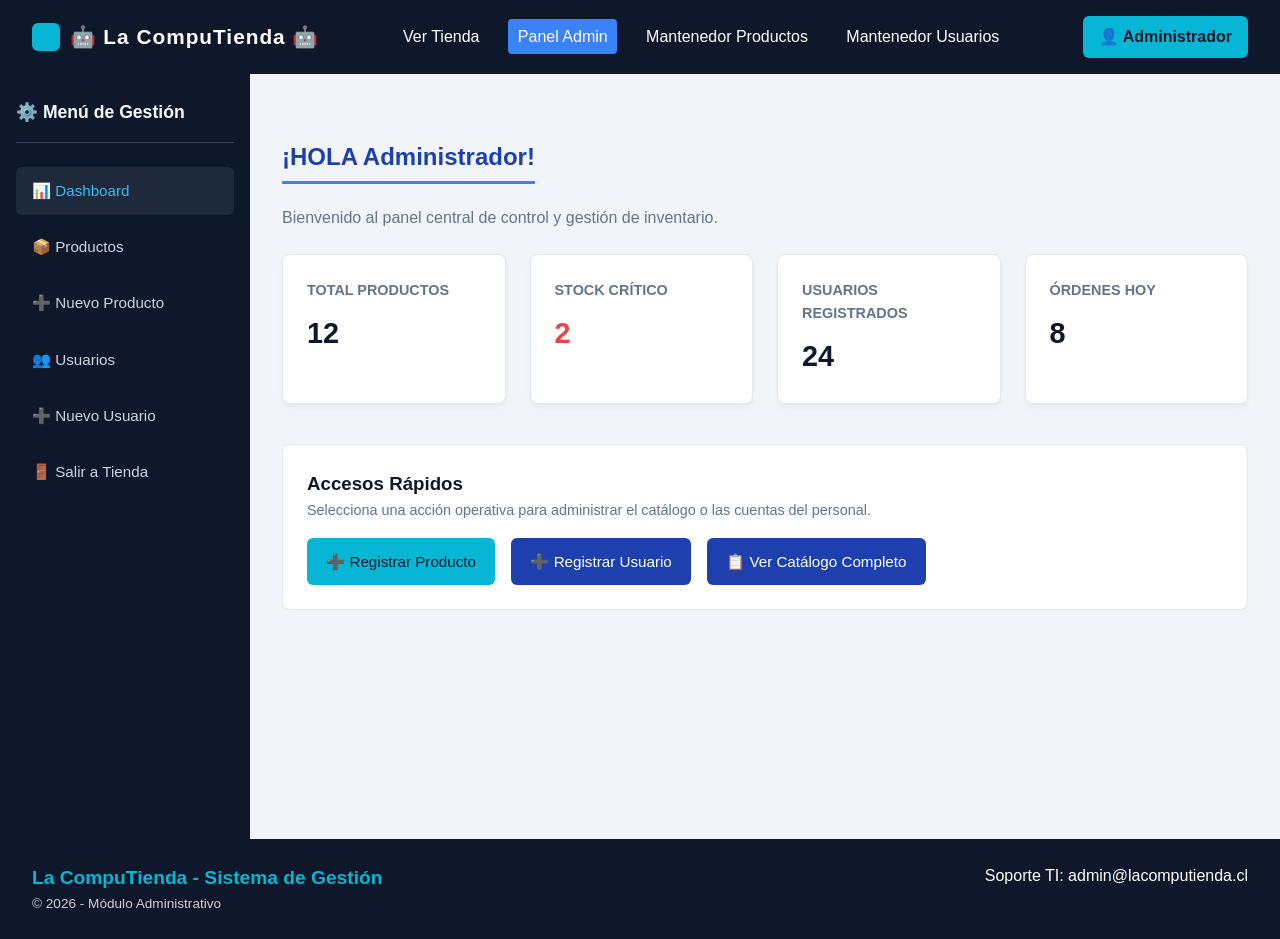
<file: admin-home.html>
<!DOCTYPE html>
<html lang="es">
<head>
    <meta charset="UTF-8">
    <meta name="viewport" content="width=device-width, initial-scale=1.0">
    <title>La CompuTienda - Panel Administrador</title>
    <link rel="stylesheet" href="css/styles.css">
</head>
<body>
    <div class="contenedor-principal">

        <!-- encabezado -->
        <header class="barra-navegacion">
            <div class="logo-contenedor">
                <span class="cuadrito-logo"></span>
                <span class="nombre-sitio">🤖 La CompuTienda 🤖</span>
            </div>
            <nav class="enlaces-menu">
                <a href="index.html">Ver Tienda</a>
                <a href="admin-home.html" class="activo">Panel Admin</a>
                <a href="admin-productos.html">Mantenedor Productos</a>
                <a href="admin-usuarios.html">Mantenedor Usuarios</a>
            </nav>
            <div class="info-carrito">
                👤 Administrador
            </div>
        </header>

        <!-- MAIN= -->
        <div class="layout-admin">
            <aside class="sidebar-admin">
                <div class="sidebar-titulo">
                    ⚙️ Menú de Gestión
                </div>
                <nav class="menu-admin">
                    <a href="admin-home.html" class="activo">📊 Dashboard</a>
                    <a href="admin-productos.html">📦 Productos</a>
                    <a href="admin-nuevo-producto.html">➕ Nuevo Producto</a>
                    <a href="admin-usuarios.html">👥 Usuarios</a>
                    <a href="admin-nuevo-usuario.html">➕ Nuevo Usuario</a>
                    <a href="index.html">🚪 Salir a Tienda</a>
                </nav>
            </aside>

            <main class="contenido-admin">
                <h2>¡HOLA Administrador!</h2>
                <p style="color:#64748b; margin-top:0.3rem;">Bienvenido al panel central de control y gestión de inventario.</p>

                <div class="tarjetas-resumen">
                    <div class="tarjeta-stat">
                        <h3>Total Productos</h3>
                        <p>12</p>
                    </div>
                    <div class="tarjeta-stat">
                        <h3>Stock Crítico</h3>
                        <p style="color:#ef4444;">2</p>
                    </div>
                    <div class="tarjeta-stat">
                        <h3>Usuarios Registrados</h3>
                        <p>24</p>
                    </div>
                    <div class="tarjeta-stat">
                        <h3>Órdenes Hoy</h3>
                        <p>8</p>
                    </div>
                </div>

                <section style="margin-top:2.5rem; background:#fff; padding:1.5rem; border-radius:8px; border:1px solid #e2e8f0;">
                    <h3>Accesos Rápidos</h3>
                    <p style="color:#64748b; font-size:0.9rem; margin-bottom:1rem;">Selecciona una acción operativa para administrar el catálogo o las cuentas del personal.</p>
                    <div style="display:flex; gap:1rem; flex-wrap:wrap;">
                        <a href="admin-nuevo-producto.html" class="btn-accion btn-acento" style="text-decoration:none;">➕ Registrar Producto</a>
                        <a href="admin-nuevo-usuario.html" class="btn-accion" style="text-decoration:none;">➕ Registrar Usuario</a>
                        <a href="admin-productos.html" class="btn-accion" style="text-decoration:none;">📋 Ver Catálogo Completo</a>
                    </div>
                </section>
            </main>
        </div>

        <!-- ===== FOOTER ===== -->
        <footer class="pie-pagina-izquierda">
            <div class="pie-izquierda">
                <p class="marca-footer">La CompuTienda - Sistema de Gestión</p>
                <p style="font-size:0.85rem; opacity:0.8;">© 2026 - Módulo Administrativo</p>
            </div>
            <div class="pie-pagina-derecha">
                <p>Soporte TI: admin@lacomputienda.cl</p>
            </div>
        </footer>

    </div>
</body>
</html>
</file>
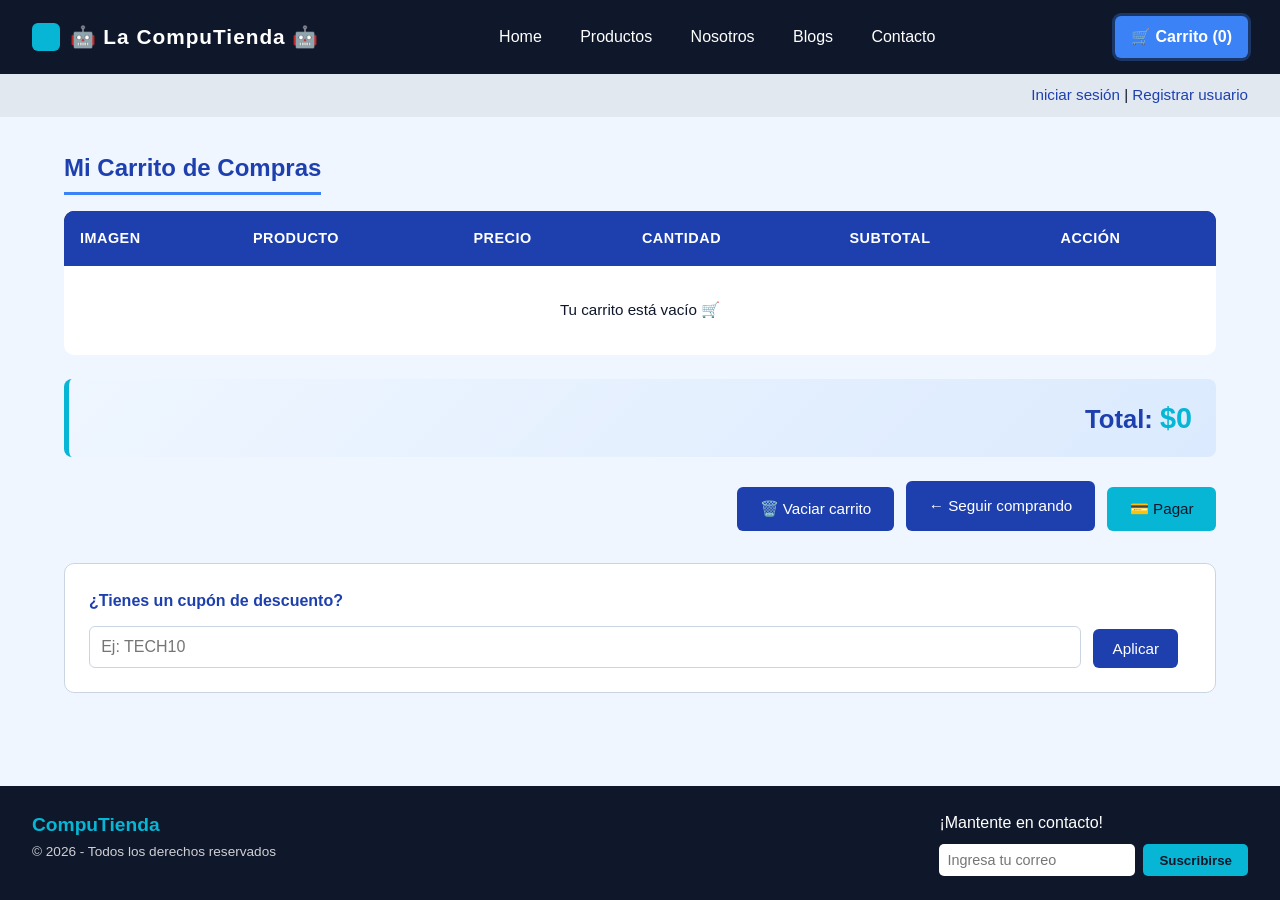
<file: carrito.html>
<!DOCTYPE html>
<html lang="es">
<head>
    <meta charset="UTF-8">
    <meta name="viewport" content="width=device-width, initial-scale=1.0">
    <title>La CompuTienda - Mi Carrito</title>
    <link rel="stylesheet" href="css/styles.css">
</head>
<body>
    <div class="contenedor-principal">

        <!-- encabezado -->
        <header class="barra-navegacion">
            <div class="logo-contenedor">
                <span class="cuadrito-logo"></span>
                <span class="nombre-sitio">🤖 La CompuTienda 🤖</span>
            </div>
            <nav class="enlaces-menu">
                <a href="index.html">Home</a>
                <a href="productos.html">Productos</a>
                <a href="nosotros.html">Nosotros</a>
                <a href="blogs.html">Blogs</a>
                <a href="contacto.html">Contacto</a>
            </nav>
            <a href="carrito.html" class="info-carrito activo">
                🛒 Carrito (<span id="contador-carrito">0</span>)
            </a>
        </header>

        <!-- barra de sesión -->
        <div class="barra-sesion">
            <a href="Inicio-sesion.html">Iniciar sesión</a> |
            <a href="registro.html">Registrar usuario</a>
        </div>

        <!-- MAIN= -->
        <main>
            <h2>Mi Carrito de Compras</h2>

            <!-- Tabla del carrito -->
            <table class="carrito-tabla">
                <thead>
                    <tr>
                        <th>Imagen</th>
                        <th>Producto</th>
                        <th>Precio</th>
                        <th>Cantidad</th>
                        <th>Subtotal</th>
                        <th>Acción</th>
                    </tr>
                </thead>
                <tbody id="lista-carrito">
                </tbody>
            </table>

            <!-- Total -->
            <div class="carrito-total">
                Total: <span id="total-carrito">$0</span>
            </div>

            <!-- Acciones -->
            <div class="acciones-carrito">
                <button class="btn-accion" onclick="vaciarCarrito()">🗑️ Vaciar carrito</button>
                <a href="productos.html" class="btn-accion">← Seguir comprando</a>
                <button class="btn-accion btn-acento" onclick="pagar()">💳 Pagar</button>
            </div>

            <!-- Mensaje de cupón -->
            <div class="cupon-contenedor">
                <label for="cupon">¿Tienes un cupón de descuento?</label>
                <input type="text" id="cupon" placeholder="Ej: TECH10">
                <button class="btn-accion" onclick="aplicarCupon()">Aplicar</button>
                <p id="mensaje-cupon" class="texto-alerta"></p>
            </div>
        </main>

        <!-- ===== FOOTER ===== -->
        <footer class="pie-pagina-izquierda">
            <div class="pie-izquierda">
                <p class="marca-footer">CompuTienda</p>
                <p style="font-size:0.85rem;opacity:0.8;">© 2026 - Todos los derechos reservados</p>
            </div>
            <div class="pie-pagina-derecha">
                <p>¡Mantente en contacto!</p>
                <div class="formulario-newsletter">
                    <input type="email" placeholder="Ingresa tu correo">
                    <button>Suscribirse</button>
                </div>
            </div>
        </footer>

    </div>

    <!-- SCRIPTS  -->
    <script src="js/productos.js"></script>
    <script src="js/carrito.js"></script>
    <script>
        document.addEventListener("DOMContentLoaded", () => {
            renderizarCarrito();
        });
    </script>
</body>
</html>
</file>
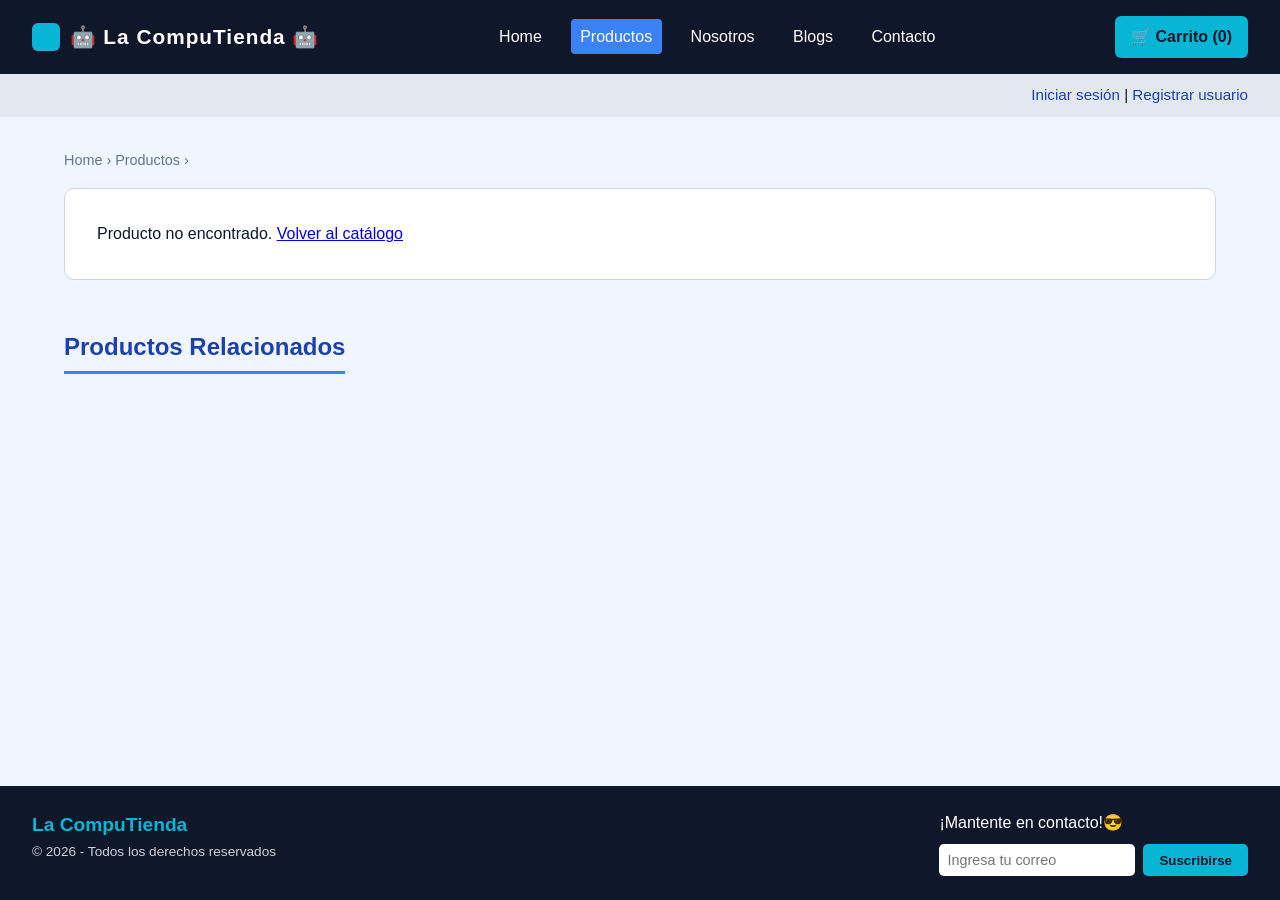
<file: detalle-producto.html>
<!DOCTYPE html>
<html lang="es">
<head>
    <meta charset="UTF-8">
    <meta name="viewport" content="width=device-width, initial-scale=1.0">
    <title>La CompuTienda - Detalle del Producto</title>
    <link rel="stylesheet" href="css/styles.css">
</head>
<body>
    <div class="contenedor-principal">

        <header class="barra-navegacion">
            <div class="logo-contenedor">
                <span class="cuadrito-logo"></span>
                <span class="nombre-sitio">🤖 La CompuTienda 🤖</span>
            </div>
            <nav class="enlaces-menu">
                <a href="index.html">Home</a>
                <a href="productos.html" class="activo">Productos</a>
                <a href="nosotros.html">Nosotros</a>
                <a href="blogs.html">Blogs</a>
                <a href="contacto.html">Contacto</a>
            </nav>
            <a href="carrito.html" class="info-carrito">
                🛒 Carrito (<span id="contador-carrito">0</span>)
            </a>
        </header>

        <div class="barra-sesion">
            <a href="Inicio-sesion.html">Iniciar sesión</a> | 
            <a href="registro.html">Registrar usuario</a>
        </div>

        <main>
            <p style="font-size:0.9rem;color:#64748b;margin-bottom:1rem;">
                <a href="index.html" style="color:var(--secundario);text-decoration:none;">Home</a> ›
                <a href="productos.html" style="color:var(--secundario);text-decoration:none;">Productos</a> ›
                <span id="nombre-miga"></span>
            </p>

            <div class="detalle-producto" id="detalle"></div>

            <section style="margin-top:3rem;">
                <h2>Productos Relacionados</h2>
                <div class="grilla-productos" id="grilla-relacionados"></div>
            </section>
        </main>

        <footer class="pie-pagina-izquierda">
            <div class="pie-izquierda">
                <p class="marca-footer">La CompuTienda</p>
                <p style="font-size:0.85rem;opacity:0.8;">© 2026 - Todos los derechos reservados</p>
            </div>
            <div class="pie-pagina-derecha">
                <p>¡Mantente en contacto!😎 </p>
                <div class="formulario-newsletter">
                    <input type="email" placeholder="Ingresa tu correo">
                    <button>Suscribirse</button>
                </div>
            </div>
        </footer>

    </div>

    <script src="js/productos.js"></script>
    <script src="js/carrito.js"></script>
    <script>
        const id = obtenerIdDesdeURL();
        const producto = PRODUCTOS.find(p => p.id === id);

        if (!producto) {
            document.getElementById("detalle").innerHTML =
                "<p>Producto no encontrado. <a href='productos.html'>Volver al catálogo</a></p>";
        } else {
            document.getElementById("nombre-miga").textContent = producto.nombre;

            document.getElementById("detalle").innerHTML = `
                <img src="${producto.imagen}" alt="${producto.nombre}">
                <div class="detalle-info">
                    <h1>${producto.nombre}</h1>
                    <p style="color:#64748b;font-size:0.9rem;">Categoría: ${producto.categoria}</p>
                    <p class="precio">$${producto.precio.toLocaleString('es-CL')}</p>
                    <p class="descripcion">${producto.descripcion}</p>
                    <p style="font-size:0.9rem;color:#16a34a;">✅ Stock disponible: ${producto.stock} unidades</p>

                    <label for="cantidad">Cantidad</label>
                    <input type="number" id="cantidad" value="1" min="1" max="${producto.stock}">

                    <button class="btn-accion btn-acento" style="width:100%;padding:1rem;font-size:1rem;"
                            onclick="agregarDesdeDetalle()">
                        🛒 Añadir al carrito
                    </button>
                </div>
            `;

            // Productos relacionados (misma categoría, distinto id)
            const relacionados = PRODUCTOS.filter(p => p.categoria === producto.categoria && p.id !== producto.id).slice(0, 4);
            if (relacionados.length > 0) {
                renderizarProductos("grilla-relacionados", relacionados);
            } else {
                document.getElementById("grilla-relacionados").innerHTML =
                    "<p>No hay productos relacionados.</p>";
            }
        }

        function agregarDesdeDetalle() {
            const cantidad = parseInt(document.getElementById("cantidad").value) || 1;
            agregarAlCarrito(id, cantidad);
        }
    </script>
</body>
</html>
</file>
<file: css/styles.css>
* { margin: 0; padding: 0; box-sizing: border-box; }
:root {
    --color-primario: #1e40af;      
    --color-secundario: #3b82f6;   
    --color-acento: #06b6d4;     
    --color-fondo: #f0f6ff;      
    --color-superficie: #ffffff;  
    --color-texto: #0f172a;     
    --color-texto-suave: #475569;
    --color-borde: #cbd5e1; 
    --color-error: #dc2626;
    --color-exito: #059669;
    --color-nav: #0f172a; 
    --color-nav-hover: #1e293b;   
}

body {
    font-family: 'Segoe UI', Tahoma, sans-serif;
    background: var(--color-fondo);
    color: var(--color-texto);
    line-height: 1.6;
}

.contenedor-principal {
    min-height: 100vh;
    display: flex;
    flex-direction: column;
}

/* header y nav */
.barra-navegacion {
    background: #0f172a;
    color: white;
    display: flex;
    align-items: center;
    justify-content: space-between;
    padding: 1rem 2rem;
    flex-wrap: wrap;
    gap: 1rem;
}

.logo-contenedor {
    display: flex;
    align-items: center;
    gap: 0.6rem;
}

.cuadrito-logo {
    width: 28px;
    height: 28px;
    background: var(--color-acento);
    border-radius: 6px;
    display: inline-block;
}

.nombre-sitio {
    font-size: 1.3rem;
    font-weight: bold;
    letter-spacing: 1px;
}

.enlaces-menu {
    display: flex;
    gap: 1.2rem;
    flex-wrap: wrap;
}

.enlaces-menu a {
    color: white;
    text-decoration: none;
    font-weight: 500;
    padding: 0.3rem 0.6rem;
    border-radius: 4px;
    transition: background 0.3s;
}

.enlaces-menu a:hover,
.enlaces-menu a.activo {
    background: var(--color-secundario);
}

.info-carrito {
    background: var(--color-acento);
    color: #0f172a;
    padding: 0.5rem 1rem;
    border-radius: 6px;
    font-weight: bold;
    text-decoration: none;
    cursor: pointer;
}

/* barra de sesión (login/registro) */
.barra-sesion {
    text-align: right;
    padding: 0.6rem 2rem;
    background: #e2e8f0;
    font-size: 0.95rem;
}

.barra-sesion a {
    color: var(--color-primario);
    text-decoration: none;
    font-weight: 500;
}

.barra-sesion a.activo {
    font-weight: bold;
    text-decoration: underline;
}

/* contenido principal */
main {
    flex: 1;
    max-width: 1200px;
    width: 100%;
    margin: 2rem auto;
    padding: 0 1.5rem;
}

h1, h2 {
    color: var(--color-primario);
    margin-bottom: 1rem;
}

h2 {
    border-bottom: 3px solid var(--color-secundario);
    display: inline-block;
    padding-bottom: 0.3rem;
}

/* formularios*/
.seccion-registro {
    display: flex;
    justify-content: center;
    padding: 2rem 1rem;
}

.contenedor-formulario {
    background: white;
    border: 1px solid var(--color-borde);
    border-radius: 10px;
    padding: 2rem;
    width: 100%;
    max-width: 600px;
    box-shadow: 0 4px 12px rgba(0,0,0,0.05);
}

.titulo-formulario {
    background: #cbd5e1;
    padding: 0.6rem 1rem;
    font-weight: bold;
    margin-bottom: 1.5rem;
    border-radius: 4px;
}

.formulario-registro label {
    display: block;
    margin-top: 0.8rem;
    margin-bottom: 0.3rem;
    font-size: 0.85rem;
    font-weight: 600;
    color: var(--color-primario);
    text-transform: uppercase;
}

.formulario-registro input,
.formulario-registro select,
.formulario-registro textarea {
    width: 100%;
    padding: 0.6rem;
    border: 1px solid var(--color-borde);
    border-radius: 5px;
    font-size: 1rem;
}

.formulario-registro input:focus,
.formulario-registro select:focus,
.formulario-registro textarea:focus {
    outline: none;
    border-color: var(--color-secundario);
}

.formulario-registro input.error,
.formulario-registro select.error,
.formulario-registro textarea.error {
    border-color: var(--color-error);
    background: #fef2f2;
}

.contenedor-selects {
    display: grid;
    grid-template-columns: 1fr 1fr;
    gap: 1rem;
    margin-top: 1rem;
}

.texto-alerta {
    color: var(--color-error);
    font-size: 0.8rem;
    display: block;
    min-height: 1rem;
    margin-top: 0.2rem;
}

.texto-exito {
    color: var(--color-exito);
    font-weight: bold;
    margin-top: 1rem;
    text-align: center;
}

.boton-registrar {
    width: 100%;
    margin-top: 1.5rem;
    padding: 0.9rem;
    background: var(--color-primario);
    color: white;
    border: none;
    border-radius: 6px;
    font-size: 1rem;
    font-weight: bold;
    cursor: pointer;
    transition: background 0.3s;
}

.boton-registrar:hover {
    background: var(--color-secundario);
}

/* productos */
.grilla-productos {
    display: grid;
    grid-template-columns: repeat(auto-fill, minmax(240px, 1fr));
    gap: 1.5rem;
    margin-top: 1.5rem;
}

.item-producto {
    background: white;
    border: 1px solid var(--color-borde);
    border-radius: 10px;
    padding: 1rem;
    text-align: center;
    display: flex;
    flex-direction: column;
    transition: transform 0.3s, box-shadow 0.3s;
}

.item-producto:hover {
    transform: translateY(-5px);
    box-shadow: 0 8px 20px rgba(30,58,138,0.15);
}

.foto-producto {
    width: 100%;
    height: 180px;
    object-fit: cover;
    border-radius: 8px;
    margin-bottom: 0.8rem;
}

.item-producto h3 {
    font-size: 1.05rem;
    color: var(--color-primario);
    margin-bottom: 0.3rem;
}

.item-producto p {
    font-size: 0.9rem;
    color: #475569;
}

.precio {
    font-size: 1.2rem !important;
    font-weight: bold;
    color: var(--color-acento) !important;
    margin: 0.5rem 0;
}

.btn-accion {
    background: var(--color-primario);
    color: white;
    border: none;
    padding: 0.7rem 1.2rem;
    border-radius: 6px;
    cursor: pointer;
    text-decoration: none;
    display: inline-block;
    margin-top: auto;
    font-size: 0.95rem;
    transition: background 0.3s;
}

.btn-accion:hover { background: var(--color-secundario); }

.btn-acento { background: var(--color-acento); color: #0f172a; }
.btn-acento:hover { background: var(--color-acento-hover); }

/* detalle producto */
.detalle-producto {
    display: grid;
    grid-template-columns: 1fr 1fr;
    gap: 2rem;
    background: white;
    padding: 2rem;
    border-radius: 10px;
    border: 1px solid var(--color-borde);
}

.detalle-producto img {
    width: 100%;
    border-radius: 10px;
    object-fit: cover;
    max-height: 420px;
}

.detalle-info h1 {
    font-size: 1.8rem;
    margin-bottom: 0.5rem;
}

.detalle-info .precio {
    font-size: 1.8rem !important;
    margin: 1rem 0;
}

.detalle-info .descripcion {
    color: #475569;
    margin-bottom: 1.5rem;
}

.detalle-info label {
    display: block;
    font-weight: 600;
    color: var(--color-primario);
    margin-bottom: 0.3rem;
    text-transform: uppercase;
    font-size: 0.85rem;
}

.detalle-info input[type="number"] {
    width: 100px;
    padding: 0.5rem;
    border: 1px solid var(--color-borde);
    border-radius: 5px;
    margin-bottom: 1rem;
}

/* carrito */
.carrito-tabla {
    width: 100%;
    border-collapse: collapse;
    background: white;
    border-radius: 10px;
    overflow: hidden;
    box-shadow: 0 2px 8px rgba(0,0,0,0.05);
}

.carrito-tabla th {
    background: var(--color-primario);
    color: white;
    padding: 0.8rem;
    text-align: left;
    font-size: 0.9rem;
}

.carrito-tabla td {
    padding: 0.8rem;
    border-bottom: 1px solid var(--color-borde);
    vertical-align: middle;
}

.carrito-tabla input[type="number"] {
    width: 60px;
    padding: 0.3rem;
    border: 1px solid var(--color-borde);
    border-radius: 4px;
}

.carrito-total {
    text-align: right;
    font-size: 1.5rem;
    font-weight: bold;
    color: var(--color-primario);
    margin: 1.5rem 0;
}

.acciones-carrito {
    text-align: right;
    margin-top: 1rem;
}

.pie-pagina-izquierda {
    background: #0f172a;
    color: white;
    padding: 1.5rem 2rem;
    display: flex;
    justify-content: space-between;
    flex-wrap: wrap;
    gap: 1rem;
}

.marca-footer {
    font-size: 1.2rem;
    font-weight: bold;
    color: var(--color-acento);
}

.formulario-newsletter {
    display: flex;
    gap: 0.5rem;
    margin-top: 0.5rem;
}

.formulario-newsletter input {
    padding: 0.5rem;
    border-radius: 5px;
    border: none;
    font-size: 0.9rem;
}

.formulario-newsletter button {
    background: var(--color-acento);
    color: #0f172a;
    border: none;
    padding: 0.5rem 1rem;
    border-radius: 5px;
    font-weight: bold;
    cursor: pointer;
}

/* carrito */
.cupon-contenedor {
    margin-top: 2rem;
    padding: 1.5rem;
    background: white;
    border: 1px solid var(--color-borde);
    border-radius: 10px;
    display: flex;
    flex-wrap: wrap;
    gap: 0.8rem;
    align-items: center;
    box-shadow: var(--sombra-suave);
}

.cupon-contenedor label {
    font-weight: 600;
    color: var(--color-primario);
    flex: 1 0 100%;
}

.cupon-contenedor input {
    padding: 0.7rem;
    border: 1px solid var(--color-borde);
    border-radius: 6px;
    font-size: 1rem;
    flex: 1;
    min-width: 200px;
}

.cupon-contenedor input:focus {
    outline: none;
    border-color: var(--color-secundario);
    box-shadow: 0 0 0 3px rgba(59, 130, 246, 0.15);
}

.acciones-carrito {
    display: flex;
    gap: 0.8rem;
    justify-content: flex-end;
    flex-wrap: wrap;
    margin-top: 1.5rem;
}

.acciones-carrito .btn-accion {
    padding: 0.8rem 1.4rem;
    font-size: 0.95rem;
}

.carrito-total {
    text-align: right;
    font-size: 1.6rem;
    font-weight: bold;
    color: var(--color-primario);
    margin: 1.5rem 0;
    padding: 1rem 1.5rem;
    background: linear-gradient(135deg, #eff6ff 0%, #dbeafe 100%);
    border-left: 5px solid var(--color-acento);
    border-radius: 8px;
}

.carrito-total span {
    color: var(--color-acento);
    font-size: 1.8rem;
}

.carrito-tabla {
    width: 100%;
    border-collapse: collapse;
    background: white;
    border-radius: 10px;
    overflow: hidden;
    box-shadow: var(--sombra-suave);
}

.carrito-tabla thead {
    background: var(--color-nav);
    color: white;
}

.carrito-tabla th {
    padding: 1rem;
    text-align: left;
    font-size: 0.9rem;
    text-transform: uppercase;
    letter-spacing: 0.5px;
}

.carrito-tabla td {
    padding: 1rem;
    border-bottom: 1px solid var(--color-borde);
    vertical-align: middle;
    font-size: 0.95rem;
}

.carrito-tabla tr:last-child td {
    border-bottom: none;
}

.carrito-tabla tr:hover {
    background: #f8fafc;
}

.carrito-tabla img {
    border-radius: 8px;
    border: 1px solid var(--color-borde);
}

.carrito-tabla input[type="number"] {
    width: 70px;
    padding: 0.4rem;
    border: 1px solid var(--color-borde);
    border-radius: 6px;
    text-align: center;
    font-size: 0.95rem;
}

.carrito-tabla input[type="number"]:focus {
    outline: none;
    border-color: var(--color-secundario);
}

/* Info-carrito activo (cuando estás en esa página) */
.info-carrito.activo {
    background: var(--color-secundario);
    color: white;
    box-shadow: 0 0 0 3px rgba(59, 130, 246, 0.3);
}

@media (max-width: 768px) {
    .barra-navegacion { flex-direction: column; }
    .enlaces-menu { justify-content: center; }
    .info-carrito { align-self: center; }
    .detalle-producto { grid-template-columns: 1fr; }
    .contenedor-selects { grid-template-columns: 1fr; }
    .carrito-tabla { font-size: 0.85rem; }
    .pie-pagina-izquierda { flex-direction: column; text-align: center; }
    .formulario-newsletter { justify-content: center; }
}

/* ===== SECCIÓN NOSOTROS ===== */
.seccion-nosotros-banner {
    text-align: center;
    padding: 2rem 1rem;
}

.banner-descripcion {
    font-size: 1.1rem;
    color: #475569;
    max-width: 750px;
    margin: 0 auto 2rem;
    line-height: 1.6;
}

.banner-img {
    width: 100%;
    max-width: 850px;
    border-radius: 12px;
    box-shadow: 0 6px 20px rgba(0, 0, 0, 0.12);
}

.seccion-mision-vision {
    margin: 2.5rem 0;
    padding: 1.5rem;
    background: #f8fafc;
    border: 1px solid var(--color-borde, #e2e8f0);
    border-radius: 10px;
}

.grilla-mision-vision {
    display: flex;
    gap: 1.5rem;
    flex-wrap: wrap;
    margin-top: 1rem;
}

.col-mision-vision {
    flex: 1 1 300px;
}

.texto-mision-vision {
    color: #475569;
    font-size: 0.95rem;
    line-height: 1.5;
}

.seccion-equipo {
    margin: 2.5rem 0;
}

.grilla-equipo {
    display: flex;
    gap: 1.5rem;
    flex-wrap: wrap;
    justify-content: center;
    margin-top: 1.5rem;
}

.tarjeta-miembro {
    background: #ffffff;
    border: 1px solid var(--color-borde, #e2e8f0);
    border-radius: 10px;
    padding: 1.2rem;
    width: 260px;
    text-align: center;
    box-shadow: 0 4px 12px rgba(0, 0, 0, 0.05);
}

.avatar-icono {
    width: 70px;
    height: 70px;
    margin: 0 auto 0.8rem;
    border-radius: 50%;
    display: flex;
    align-items: center;
    justify-content: center;
    font-size: 1.8rem;
}

.avatar-michael { background: #e0e7ff; }
.avatar-eli { background: #fee2e2; }
.avatar-jony { background: #dcfce7; }

.rol-miembro {
    color: var(--secundario, #2563eb);
    font-size: 0.85rem;
    font-weight: 600;
    margin-bottom: 0.5rem;
}

.desc-miembro {
    color: #64748b;
    font-size: 0.85rem;
}

/* ===== SECCIÓN CONTACTO Y VALIDACIONES ===== */
.campo-textarea {
    width: 100%;
    padding: 0.6rem;
    border: 1px solid var(--color-borde, #cbd5e1);
    border-radius: 5px;
    font-family: inherit;
    resize: vertical;
}

.mensaje-error {
    display: block;
    margin-bottom: 0.8rem;
    font-size: 0.85rem;
    color: #ef4444;
}

.mensaje-exito {
    display: none;
    margin-top: 1rem;
    padding: 0.8rem;
    background-color: #dcfce7;
    color: #166534;
    border-radius: 5px;
    text-align: center;
    font-weight: 600;
}

/* ===== MÓDULO ADMINISTRADOR ===== */
.layout-admin {
    display: flex;
    min-height: 85vh;
    background-color: #f1f5f9;
}

.sidebar-admin {
    width: 250px;
    background-color: #0f172a;
    color: #f8fafc;
    padding: 1.5rem 1rem;
    display: flex;
    flex-direction: column;
    gap: 1.5rem;
}

.sidebar-titulo {
    font-size: 1.1rem;
    font-weight: 700;
    border-bottom: 1px solid #334155;
    padding-bottom: 1rem;
    display: flex;
    align-items: center;
    gap: 0.5rem;
}

.menu-admin {
    display: flex;
    flex-direction: column;
    gap: 0.5rem;
}

.menu-admin a {
    color: #cbd5e1;
    text-decoration: none;
    padding: 0.75rem 1rem;
    border-radius: 6px;
    font-size: 0.95rem;
    transition: all 0.2s ease;
    display: flex;
    align-items: center;
    gap: 0.6rem;
}

.menu-admin a:hover, 
.menu-admin a.activo {
    background-color: #1e293b;
    color: #38bdf8;
}

.contenido-admin {
    flex: 1;
    padding: 2rem;
}

.tarjetas-resumen {
    display: grid;
    grid-template-columns: repeat(auto-fit, minmax(220px, 1fr));
    gap: 1.5rem;
    margin-top: 1.5rem;
}

.tarjeta-stat {
    background: #ffffff;
    padding: 1.5rem;
    border-radius: 8px;
    border: 1px solid #e2e8f0;
    box-shadow: 0 4px 6px -1px rgba(0,0,0,0.05);
}

.tarjeta-stat h3 {
    font-size: 0.9rem;
    color: #64748b;
    margin-bottom: 0.5rem;
    text-transform: uppercase;
}

.tarjeta-stat p {
    font-size: 1.8rem;
    font-weight: 700;
    color: #0f172a;
}

/* ===== COMPONENTES COMUNES ADMIN ===== */
.contenedor-form-admin {
    background: var(--color-superficie);
    border: 1px solid var(--color-borde);
    border-radius: 8px;
    padding: 2rem;
    max-width: 800px;
    box-shadow: 0 4px 6px -1px rgba(0, 0, 0, 0.05);
}

.grilla-dos-columnas {
    display: grid;
    grid-template-columns: 1fr 1fr;
    gap: 1rem;
}

@media (max-width: 768px) {
    .grilla-dos-columnas {
        grid-template-columns: 1fr;
    }
}

/* ===== TABLAS DEL ADMINISTRADOR ===== */
.tabla-admin-contenedor {
    background: var(--color-superficie);
    border: 1px solid var(--color-borde);
    border-radius: 8px;
    padding: 1.5rem;
    box-shadow: 0 4px 6px -1px rgba(0, 0, 0, 0.05);
    overflow-x: auto;
}

.tabla-datos {
    width: 100%;
    border-collapse: collapse;
    margin-top: 1rem;
}

.tabla-datos th {
    background-color: #0f172a;
    color: #ffffff;
    text-align: left;
    padding: 0.8rem 1rem;
    font-size: 0.85rem;
    text-transform: uppercase;
    letter-spacing: 0.5px;
}

.tabla-datos td {
    padding: 0.8rem 1rem;
    border-bottom: 1px solid var(--color-borde);
    font-size: 0.9rem;
    vertical-align: middle;
}

.tabla-datos tr:hover {
    background-color: #f8fafc;
}

.badge-alerta {
    display: inline-block;
    padding: 0.25rem 0.6rem;
    border-radius: 9999px;
    font-size: 0.75rem;
    font-weight: 700;
}

.badge-critico {
    background-color: #fee2e2;
    color: #dc2626;
}

.badge-normal {
    background-color: #dcfce7;
    color: #166534;
}

.btn-tabla {
    padding: 0.35rem 0.7rem;
    font-size: 0.8rem;
    border-radius: 4px;
    text-decoration: none;
    cursor: pointer;
    border: none;
    font-weight: 600;
}

.btn-editar {
    background-color: #f59e0b;
    color: #ffffff;
    margin-right: 0.3rem;
}

.btn-eliminar {
    background-color: #ef4444;
    color: #ffffff;
}
</file>
